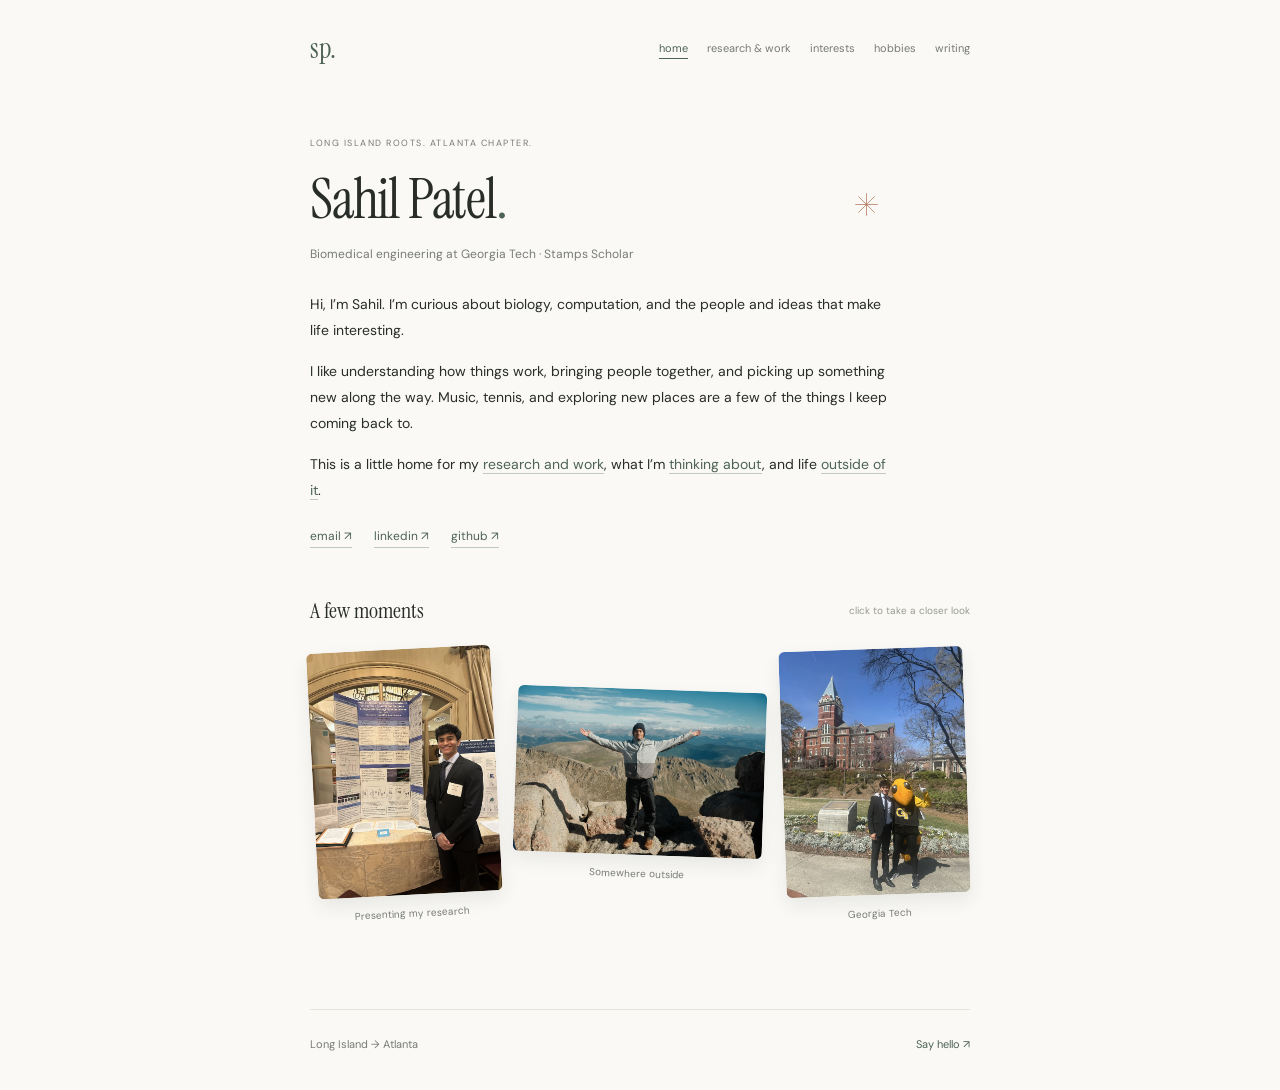
<file: index.html>
<!doctype html><html lang="en"><head><meta charset="utf-8"><meta name="viewport" content="width=device-width,initial-scale=1"><meta name="theme-color" content="#faf9f6"><meta name="description" content="Sahil Patel — biology, computation, and life beyond work."><title>Sahil Patel</title><link rel="stylesheet" href="style.css"><link rel="icon" href="data:image/svg+xml,%3Csvg xmlns='http://www.w3.org/2000/svg' viewBox='0 0 64 64'%3E%3Ctext x='10' y='48' font-size='48' fill='%234e6356' font-family='serif'%3Es%3C/text%3E%3C/svg%3E"></head><body class="home-page"><a class="skip" href="#main">Skip to content</a><header><a class="monogram" href="index.html" aria-label="Sahil Patel home">sp.</a><nav aria-label="Main navigation"><a href="index.html" aria-current="page">home</a><a href="work.html">research & work</a><a href="interests.html">interests</a><a href="hobbies.html">hobbies</a><a href="writing.html">writing</a></nav></header><main id="main"><section class="home-intro"><span class="location">LONG ISLAND ROOTS. ATLANTA CHAPTER.</span><div class="name-row"><h1>Sahil Patel<span>.</span></h1><button id="spark" aria-label="Spin the little star" title="A little spin"><svg viewBox="0 0 60 60" aria-hidden="true"><path d="M30 5v50M5 30h50M12 12l36 36M12 48l36-36"/></svg></button></div><p class="subtitle">Biomedical engineering at Georgia Tech · Stamps Scholar</p><p>Hi, I’m Sahil. I’m curious about biology, computation, and the people and ideas that make life interesting.</p><p>I like understanding how things work, bringing people together, and picking up something new along the way. Music, tennis, and exploring new places are a few of the things I keep coming back to.</p><p>This is a little home for my <a href="work.html">research and work</a>, what I’m <a href="interests.html">thinking about</a>, and life <a href="hobbies.html">outside of it</a>.</p><div class="links"><a href="mailto:sahilpatel@gatech.edu">email ↗</a><a href="https://www.linkedin.com/in/sahilpatel880" target="_blank" rel="noopener noreferrer">linkedin ↗</a><a href="https://github.com/sahilsworld" target="_blank" rel="noopener noreferrer">github ↗</a></div></section><section class="photo-strip" aria-label="A few moments"><div class="photo-heading"><span>A few moments</span><span class="photo-note">click to take a closer look</span></div><div class="personal-photos"><figure class="photo-card research"><a class="photo-open" href="research.jpg" data-caption="Presenting my research" aria-label="View photo: Presenting my research"><img src="research.jpg" alt="Sahil beside his microRNA research poster" width="1200" height="1600" loading="lazy"></a><figcaption>Presenting my research</figcaption></figure><figure class="photo-card mountains"><a class="photo-open" href="mountains.jpg" data-caption="Somewhere outside" aria-label="View photo: Somewhere outside"><img src="mountains.jpg" alt="Sahil standing on a rocky mountain summit" width="1800" height="1200" loading="lazy"></a><figcaption>Somewhere outside</figcaption></figure><figure class="photo-card georgia-tech"><a class="photo-open" href="georgia-tech.jpg" data-caption="Georgia Tech" aria-label="View photo: Georgia Tech"><img src="georgia-tech.jpg" alt="Sahil with Buzz in front of Tech Tower" width="1200" height="1600" loading="lazy"></a><figcaption>Georgia Tech</figcaption></figure></div></section></main><footer><span>Long Island → Atlanta</span><a href="mailto:sahilpatel@gatech.edu">Say hello ↗</a></footer><dialog class="photo-dialog" aria-label="Photo viewer"><button class="photo-close" aria-label="Close photo">×</button><img class="full-photo" alt=""><p class="photo-caption"></p></dialog><script src="app.js"></script></body></html>
</file>
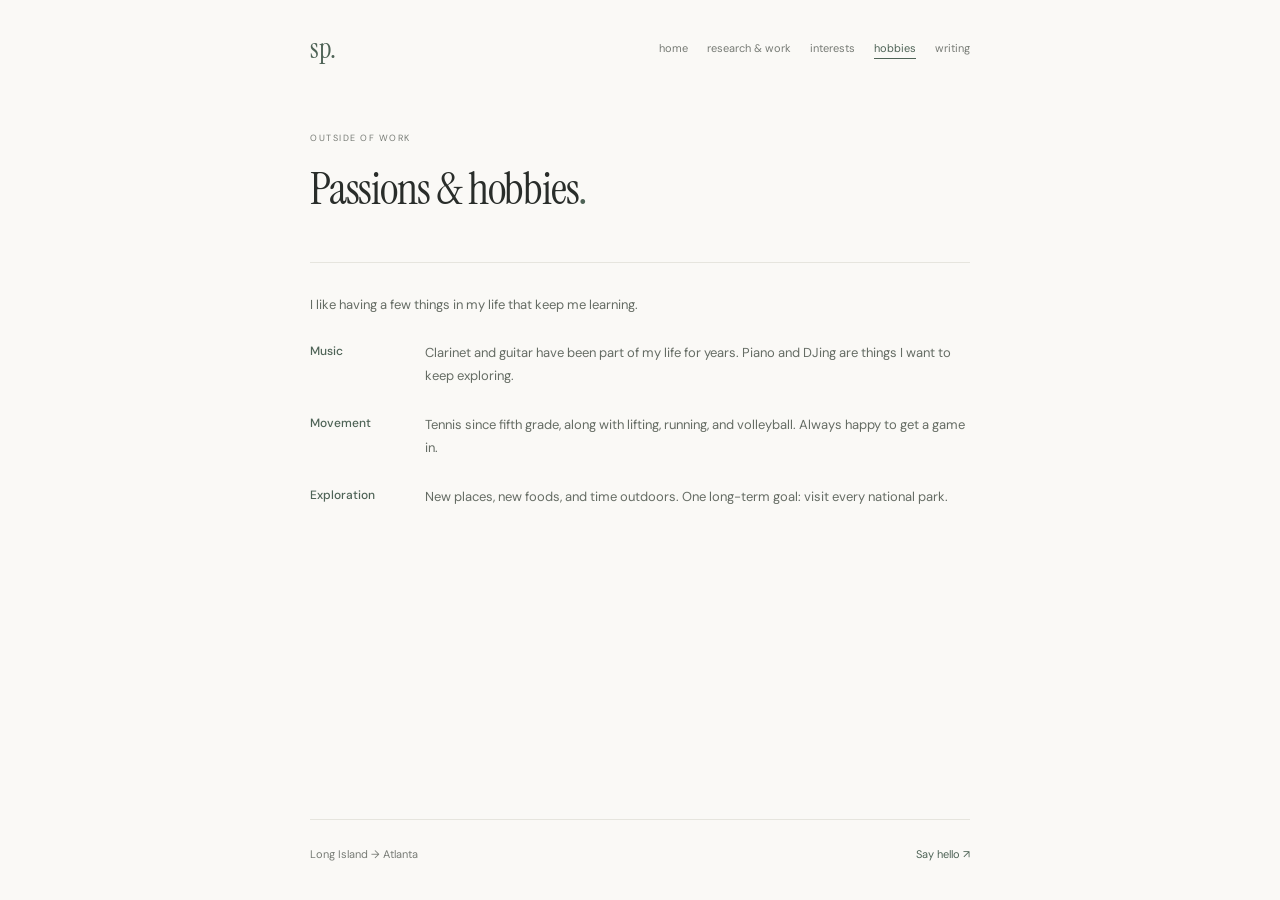
<file: hobbies.html>
<!doctype html><html lang="en"><head><meta charset="utf-8"><meta name="viewport" content="width=device-width,initial-scale=1"><meta name="theme-color" content="#faf9f6"><meta name="description" content="Sahil Patel — biology, computation, and life beyond work."><title>Hobbies — Sahil Patel</title><link rel="stylesheet" href="style.css"><link rel="icon" href="data:image/svg+xml,%3Csvg xmlns='http://www.w3.org/2000/svg' viewBox='0 0 64 64'%3E%3Ctext x='10' y='48' font-size='48' fill='%234e6356' font-family='serif'%3Es%3C/text%3E%3C/svg%3E"></head><body><a class="skip" href="#main">Skip to content</a><header><a class="monogram" href="index.html" aria-label="Sahil Patel home">sp.</a><nav aria-label="Main navigation"><a href="index.html">home</a><a href="work.html">research & work</a><a href="interests.html">interests</a><a href="hobbies.html" aria-current="page">hobbies</a><a href="writing.html">writing</a></nav></header><main id="main"><section class="page-heading"><p class="kicker">OUTSIDE OF WORK</p><h1>Passions & hobbies<span>.</span></h1></section><section class="hobby-list"><p>I like having a few things in my life that keep me learning.</p><div class="interest"><span class="interest-label">Music</span><p>Clarinet and guitar have been part of my life for years. Piano and DJing are things I want to keep exploring.</p></div><div class="interest"><span class="interest-label">Movement</span><p>Tennis since fifth grade, along with lifting, running, and volleyball. Always happy to get a game in.</p></div><div class="interest"><span class="interest-label">Exploration</span><p>New places, new foods, and time outdoors. One long-term goal: visit every national park.</p></div></section></main><footer><span>Long Island → Atlanta</span><a href="mailto:sahilpatel@gatech.edu">Say hello ↗</a></footer><script src="app.js"></script></body></html>
</file>
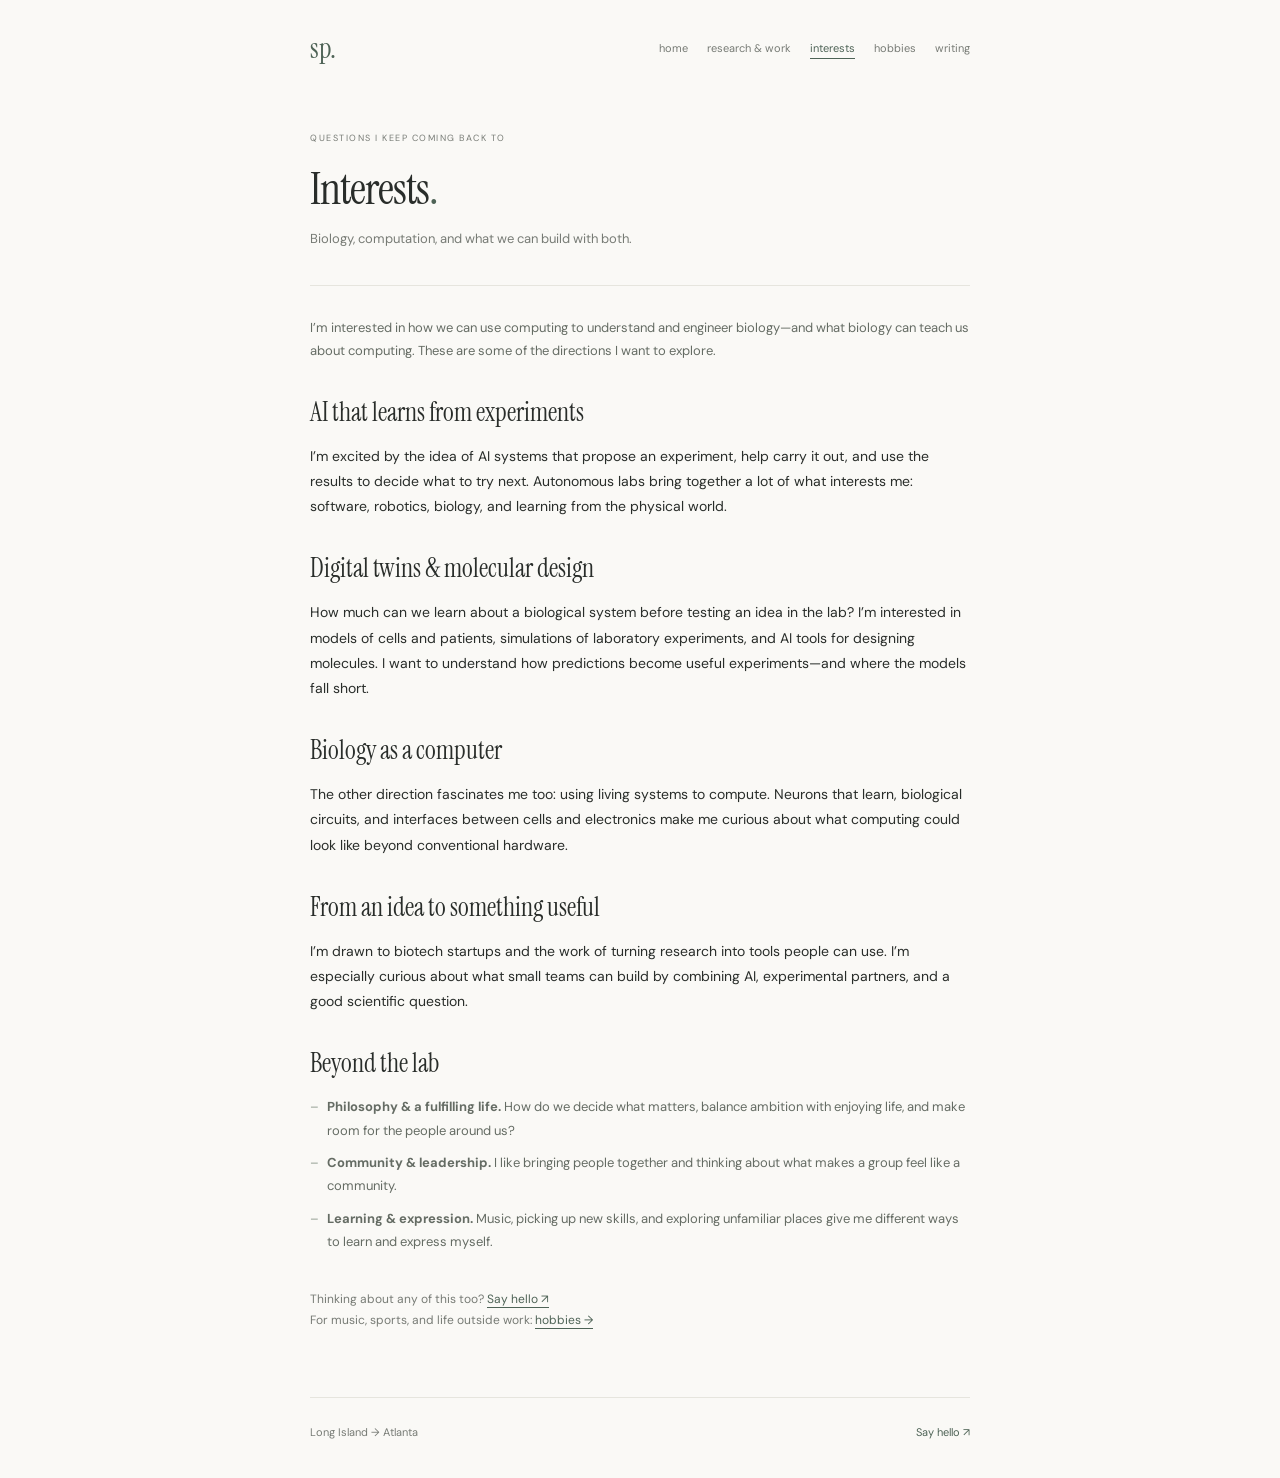
<file: interests.html>
<!doctype html><html lang="en"><head><meta charset="utf-8"><meta name="viewport" content="width=device-width,initial-scale=1"><meta name="theme-color" content="#faf9f6"><meta name="description" content="Sahil Patel — biology, computation, and life beyond work."><title>Interests — Sahil Patel</title><link rel="stylesheet" href="style.css"><link rel="icon" href="data:image/svg+xml,%3Csvg xmlns='http://www.w3.org/2000/svg' viewBox='0 0 64 64'%3E%3Ctext x='10' y='48' font-size='48' fill='%234e6356' font-family='serif'%3Es%3C/text%3E%3C/svg%3E"></head><body><a class="skip" href="#main">Skip to content</a><header><a class="monogram" href="index.html" aria-label="Sahil Patel home">sp.</a><nav aria-label="Main navigation"><a href="index.html">home</a><a href="work.html">research & work</a><a href="interests.html" aria-current="page">interests</a><a href="hobbies.html">hobbies</a><a href="writing.html">writing</a></nav></header><main id="main"><section class="page-heading"><p class="kicker">QUESTIONS I KEEP COMING BACK TO</p><h1>Interests<span>.</span></h1><p>Biology, computation, and what we can build with both.</p></section>
<p class="interest-intro">I’m interested in how we can use computing to understand and engineer biology—and what biology can teach us about computing. These are some of the directions I want to explore.</p>
<section class="interest-group"><h2>AI that learns from experiments</h2><p>I’m excited by the idea of AI systems that propose an experiment, help carry it out, and use the results to decide what to try next. Autonomous labs bring together a lot of what interests me: software, robotics, biology, and learning from the physical world.</p></section>
<section class="interest-group"><h2>Digital twins &amp; molecular design</h2><p>How much can we learn about a biological system before testing an idea in the lab? I’m interested in models of cells and patients, simulations of laboratory experiments, and AI tools for designing molecules. I want to understand how predictions become useful experiments—and where the models fall short.</p></section>
<section class="interest-group"><h2>Biology as a computer</h2><p>The other direction fascinates me too: using living systems to compute. Neurons that learn, biological circuits, and interfaces between cells and electronics make me curious about what computing could look like beyond conventional hardware.</p></section>
<section class="interest-group"><h2>From an idea to something useful</h2><p>I’m drawn to biotech startups and the work of turning research into tools people can use. I’m especially curious about what small teams can build by combining AI, experimental partners, and a good scientific question.</p></section>
<section class="interest-group"><h2>Beyond the lab</h2><ul>
<li><strong>Philosophy &amp; a fulfilling life.</strong> How do we decide what matters, balance ambition with enjoying life, and make room for the people around us?</li>
<li><strong>Community &amp; leadership.</strong> I like bringing people together and thinking about what makes a group feel like a community.</li>
<li><strong>Learning &amp; expression.</strong> Music, picking up new skills, and exploring unfamiliar places give me different ways to learn and express myself.</li>
</ul></section>
<p class="interest-footnote">Thinking about any of this too? <a href="mailto:sahilpatel@gatech.edu">Say hello ↗</a><br>For music, sports, and life outside work: <a href="hobbies.html">hobbies →</a></p></main><footer><span>Long Island → Atlanta</span><a href="mailto:sahilpatel@gatech.edu">Say hello ↗</a></footer><script src="app.js"></script></body></html>
</file>
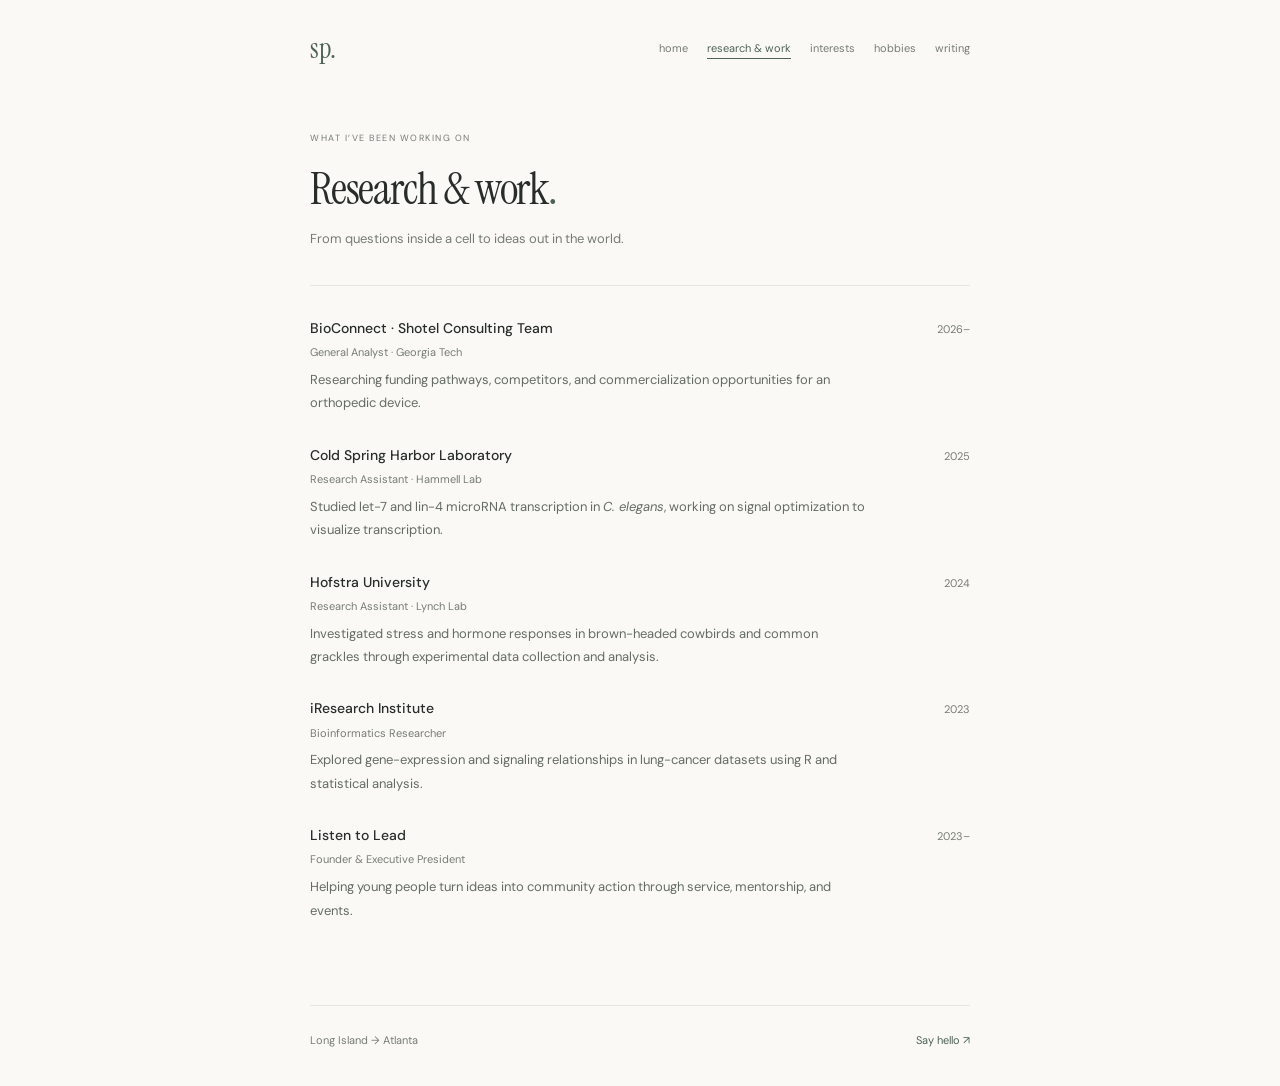
<file: work.html>
<!doctype html><html lang="en"><head><meta charset="utf-8"><meta name="viewport" content="width=device-width,initial-scale=1"><meta name="theme-color" content="#faf9f6"><meta name="description" content="Sahil Patel — biology, computation, and life beyond work."><title>Research & work — Sahil Patel</title><link rel="stylesheet" href="style.css"><link rel="icon" href="data:image/svg+xml,%3Csvg xmlns='http://www.w3.org/2000/svg' viewBox='0 0 64 64'%3E%3Ctext x='10' y='48' font-size='48' fill='%234e6356' font-family='serif'%3Es%3C/text%3E%3C/svg%3E"></head><body><a class="skip" href="#main">Skip to content</a><header><a class="monogram" href="index.html" aria-label="Sahil Patel home">sp.</a><nav aria-label="Main navigation"><a href="index.html">home</a><a href="work.html" aria-current="page">research & work</a><a href="interests.html">interests</a><a href="hobbies.html">hobbies</a><a href="writing.html">writing</a></nav></header><main id="main"><section class="page-heading"><p class="kicker">WHAT I’VE BEEN WORKING ON</p><h1>Research & work<span>.</span></h1><p>From questions inside a cell to ideas out in the world.</p></section><div class="entries">
<article><div class="entry-heading"><h3>BioConnect · Shotel Consulting Team</h3><span class="date">2026–</span></div><p class="role">General Analyst · Georgia Tech</p><p>Researching funding pathways, competitors, and commercialization opportunities for an orthopedic device.</p></article>
<article><div class="entry-heading"><h3>Cold Spring Harbor Laboratory</h3><span class="date">2025</span></div><p class="role">Research Assistant · Hammell Lab</p><p>Studied let-7 and lin-4 microRNA transcription in <em>C. elegans</em>, working on signal optimization to visualize transcription.</p></article>
<article><div class="entry-heading"><h3>Hofstra University</h3><span class="date">2024</span></div><p class="role">Research Assistant · Lynch Lab</p><p>Investigated stress and hormone responses in brown-headed cowbirds and common grackles through experimental data collection and analysis.</p></article>
<article><div class="entry-heading"><h3>iResearch Institute</h3><span class="date">2023</span></div><p class="role">Bioinformatics Researcher</p><p>Explored gene-expression and signaling relationships in lung-cancer datasets using R and statistical analysis.</p></article>
<article><div class="entry-heading"><h3>Listen to Lead</h3><span class="date">2023–</span></div><p class="role">Founder & Executive President</p><p>Helping young people turn ideas into community action through service, mentorship, and events.</p></article>
</div></main><footer><span>Long Island → Atlanta</span><a href="mailto:sahilpatel@gatech.edu">Say hello ↗</a></footer><script src="app.js"></script></body></html>
</file>
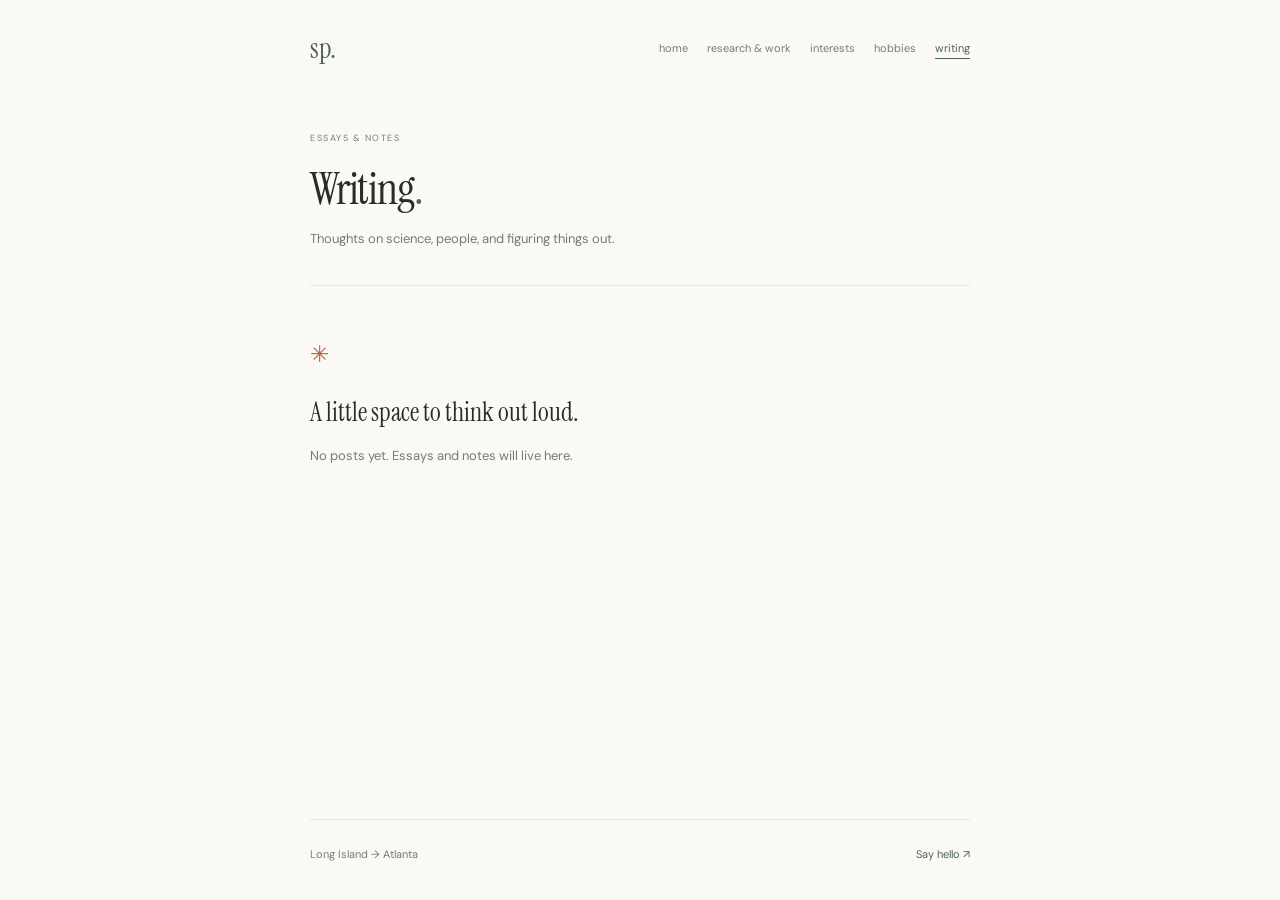
<file: writing.html>
<!doctype html><html lang="en"><head><meta charset="utf-8"><meta name="viewport" content="width=device-width,initial-scale=1"><meta name="theme-color" content="#faf9f6"><meta name="description" content="Sahil Patel — biology, computation, and life beyond work."><title>Writing — Sahil Patel</title><link rel="stylesheet" href="style.css"><link rel="icon" href="data:image/svg+xml,%3Csvg xmlns='http://www.w3.org/2000/svg' viewBox='0 0 64 64'%3E%3Ctext x='10' y='48' font-size='48' fill='%234e6356' font-family='serif'%3Es%3C/text%3E%3C/svg%3E"></head><body><a class="skip" href="#main">Skip to content</a><header><a class="monogram" href="index.html" aria-label="Sahil Patel home">sp.</a><nav aria-label="Main navigation"><a href="index.html">home</a><a href="work.html">research & work</a><a href="interests.html">interests</a><a href="hobbies.html">hobbies</a><a href="writing.html" aria-current="page">writing</a></nav></header><main id="main"><section class="page-heading"><p class="kicker">ESSAYS & NOTES</p><h1>Writing<span>.</span></h1><p>Thoughts on science, people, and figuring things out.</p></section><div class="blog-empty"><span class="ink-mark" aria-hidden="true">✳</span><h2>A little space to think out loud.</h2><p>No posts yet. Essays and notes will live here.</p></div></main><footer><span>Long Island → Atlanta</span><a href="mailto:sahilpatel@gatech.edu">Say hello ↗</a></footer><script src="app.js"></script></body></html>
</file>
<file: style.css>
@import url('https://fonts.googleapis.com/css2?family=DM+Sans:wght@400;500;600&family=Instrument+Serif:ital@0;1&display=swap');
:root{--bg:#faf9f6;--ink:#292d2a;--muted:#777b75;--green:#4e6356;--line:#e6e5de}*{box-sizing:border-box}body{margin:0;background:var(--bg);color:var(--ink);font:14px/1.8 'DM Sans',sans-serif;min-height:100vh;display:flex;flex-direction:column}header,main,footer{width:calc(100% - 60px);max-width:660px;margin-left:auto;margin-right:auto}main{flex:1}a{color:inherit;text-decoration:none}a:hover{color:var(--green)}a:focus-visible,button:focus-visible{outline:2px solid var(--green);outline-offset:5px}.skip{position:absolute;top:-100px;left:15px;background:var(--bg);padding:10px}.skip:focus{top:10px;z-index:10}header{display:flex;justify-content:space-between;align-items:center;padding:30px 0 0;gap:25px}.monogram{font:28px 'Instrument Serif',Georgia,serif;color:var(--green)}nav{display:flex;gap:19px;font-size:11px;color:var(--muted);flex-wrap:wrap}nav a[aria-current]{color:var(--green);text-decoration:underline;text-underline-offset:6px}nav a:hover{text-decoration:underline;text-underline-offset:6px}.home-intro{padding-top:68px;max-width:580px}.location,.kicker{font-size:9px;letter-spacing:1.5px;color:var(--muted)}.location{display:block;margin-bottom:18px}.name-row{display:flex;justify-content:space-between;align-items:center}h1{font:56px/1.1 'Instrument Serif',Georgia,serif;letter-spacing:-1.2px;margin:0 0 13px}h1 span{color:var(--green)}.subtitle{font-size:12px;color:var(--muted);margin:0 0 27px}.home-intro p:not(.subtitle){margin:15px 0;line-height:1.85}.home-intro p a{color:var(--green);text-decoration:underline;text-decoration-color:#c2c9c2;text-underline-offset:4px}.links{display:flex;gap:22px;font-size:12px;margin-top:22px;color:var(--green)}.links a{border-bottom:1px solid #bfc7bf}#spark{border:0;background:none;padding:10px;cursor:pointer;margin-left:15px}#spark svg{width:27px;height:27px;stroke:#ac6849;stroke-width:1.5;transition:transform .8s cubic-bezier(.2,.8,.2,1)}#spark:hover svg{transform:rotate(45deg)}.photo-strip{margin:48px 0 50px}.photo-heading{display:flex;align-items:center;justify-content:space-between;margin-bottom:18px;font:22px 'Instrument Serif',Georgia,serif}.photo-note{font:10px 'DM Sans',sans-serif;color:#979b92}.photo-grid{display:grid;grid-template-columns:repeat(3,1fr);gap:20px;padding:5px}.photo-slot{height:145px;background:#f0eee8;border:1px solid #e5e2d9;border-radius:6px;display:grid;place-items:center;position:relative;transform:rotate(-3deg);box-shadow:0 7px 15px #25292006}.photo-slot:nth-child(2){transform:rotate(2deg);background:#edf0eb}.photo-slot:nth-child(3){transform:rotate(-1deg);background:#eeeded}.photo-slot>span{position:absolute;bottom:10px;left:12px;font-size:9px;color:#a9ada4}.photo-slot svg{width:30px;fill:none;stroke:#c3c8bc;stroke-width:1.2}.page-heading{padding:63px 0 35px;border-bottom:1px solid var(--line);margin-bottom:30px}.page-heading h1{font-size:45px}.page-heading p:not(.kicker){font-size:13px;color:var(--muted);margin-bottom:0}.kicker{margin:0 0 18px}.entries article{margin:0 0 28px}.entry-heading{display:flex;justify-content:space-between;gap:20px;align-items:baseline}h3{font-size:14px;font-weight:500;margin:0}.date{font-size:11px;color:var(--muted);white-space:nowrap}.role{font-size:11px;color:var(--muted);margin:2px 0 5px!important}article p{font-size:13px;color:#656c64;margin:0;line-height:1.8;max-width:560px}.entries{padding-bottom:25px}.interest{display:grid;grid-template-columns:100px 1fr;gap:15px;margin:25px 0}.interest-label{font-size:12px;font-weight:500;color:var(--green)}.interest p{font-size:13px;color:#656c64;margin:0}.hobby-list>p{font-size:13px;color:#656c64}.hobby-list{padding-bottom:30px}.empty{font-size:13px;font-style:italic;color:#94988f;margin-top:23px}.topics article{display:flex;gap:22px;margin-bottom:30px}.topic-number{font-size:10px;color:#979b92;padding-top:5px}.topics h2{font:23px 'Instrument Serif',Georgia,serif;font-weight:400;margin:0 0 8px}.topics{padding-bottom:20px}footer{border-top:1px solid var(--line);padding:25px 0 35px;display:flex;justify-content:space-between;font-size:11px;color:var(--muted);margin-top:30px}footer a{color:var(--green)}@media(max-width:550px){header,main,footer{width:calc(100% - 44px)}header{align-items:flex-start;padding-top:22px;gap:15px}nav{gap:10px 15px;justify-content:flex-end;max-width:280px;font-size:10px}.home-intro{padding-top:45px}h1{font-size:48px}.subtitle{font-size:11px}.home-intro p:not(.subtitle){font-size:13px}.photo-grid{gap:12px}.photo-slot{height:105px}.photo-note{font-size:9px}.photo-heading{font-size:20px}.page-heading{padding-top:48px}.page-heading h1{font-size:39px}.entry-heading{gap:12px}h3{font-size:13px}.interest{grid-template-columns:80px 1fr;gap:10px}.location{font-size:8px;letter-spacing:1px}}@media(prefers-reduced-motion:reduce){#spark svg{transition:none}}
/* Quiet lists and a readable, long-form journal. */
.interest-intro{font-size:13px;color:#656c64;margin:0 0 32px}.interest-intro a,.interest-footnote a{color:var(--green);text-decoration:underline;text-underline-offset:4px}.interest-group{margin:0 0 32px}.interest-group h2,.blog-empty h2{font:26px 'Instrument Serif',Georgia,serif;font-weight:400;margin:0 0 15px}.interest-group ul{list-style:none;padding:0;margin:0}.interest-group li{font-size:13px;color:#656c64;margin:9px 0;padding-left:17px;position:relative}.interest-group li:before{content:'–';position:absolute;left:0;color:#8d9a8e}.interest-footnote{font-size:12px;color:var(--muted);margin:35px 0}.post-preview{padding:0 0 30px;margin:0 0 30px;border-bottom:1px solid var(--line)}.post-preview h2{font:30px/1.15 'Instrument Serif',Georgia,serif;margin:0 0 9px}.post-preview h2 a:hover{color:var(--green)}.post-meta{font-size:10px!important;color:var(--muted)!important;margin:0 0 12px!important;letter-spacing:.2px}.read-more{display:inline-block;font-size:11px;color:var(--green);margin-top:12px}.blog-empty{padding:18px 0 65px}.ink-mark{display:block;font-size:23px;color:#ac6849;margin-bottom:20px}.blog-empty p{color:var(--muted);font-size:13px}.back-link{display:inline-block;font-size:11px;color:var(--green);margin:45px 0 30px}.essay-header{display:block;width:100%;max-width:none;margin:0 0 32px;padding:0 0 25px;border-bottom:1px solid var(--line)}.essay-header h1{font-size:46px;line-height:1.12;max-width:620px;margin-bottom:18px}.deck{font-size:14px;color:var(--muted);margin:16px 0 0}.prose p,.prose li{font-size:15px;line-height:1.95;color:#454d45;max-width:none;margin-bottom:20px}.prose h2{font:29px 'Instrument Serif',Georgia,serif;margin:38px 0 18px}.prose blockquote{margin:30px 0;padding:4px 0 4px 23px;border-left:2px solid #9ba99b}.prose blockquote p{font:italic 23px/1.55 'Instrument Serif',Georgia,serif;margin:0 0 9px}.prose cite{font-size:11px;color:var(--muted);font-style:normal}.signature{font:italic 25px 'Instrument Serif',Georgia,serif;margin-top:35px;color:var(--green)}.end-link{margin-top:15px;margin-bottom:25px}@media(max-width:550px){.essay-header h1{font-size:37px}.prose p,.prose li{font-size:14px}.post-preview h2{font-size:27px}}
.personal-photos{display:grid;grid-template-columns:1fr 1.35fr 1fr;gap:18px;align-items:center;padding:6px 3px}.photo-card{margin:0;transform:rotate(-3deg);transition:transform .25s}.photo-card.mountains{transform:rotate(2deg)}.photo-card.georgia-tech{transform:rotate(-2deg)}.photo-card:hover{transform:rotate(0) translateY(-4px)}.photo-open{display:block;border-radius:6px;overflow:hidden;box-shadow:0 8px 18px #25292016;cursor:zoom-in}.photo-open img{display:block;width:100%;height:auto;aspect-ratio:3/4;object-fit:cover}.mountains .photo-open img{aspect-ratio:3/2}.photo-card figcaption{font-size:10px;color:var(--muted);margin-top:10px;text-align:center}.photo-dialog{border:0;background:var(--bg);padding:12px;border-radius:8px;max-width:95vw;max-height:95vh;overflow:auto}.photo-dialog::backdrop{background:#101812de;backdrop-filter:blur(5px)}.full-photo{display:block;max-width:85vw;max-height:80vh;width:auto;height:auto;object-fit:contain;border-radius:4px}.photo-close{position:absolute;right:18px;top:18px;border:0;background:#faf9f6ed;border-radius:50%;width:34px;height:34px;font-size:25px;line-height:1;color:#292d2a;cursor:pointer}.photo-caption{text-align:center;font-size:12px;color:var(--muted);margin:10px 0 2px}@media(max-width:550px){.personal-photos{gap:10px;grid-template-columns:1fr 1.15fr 1fr}.photo-card figcaption{font-size:8px}.photo-note{font-size:8px}.photo-dialog{padding:8px}.full-photo{max-width:88vw}.photo-close{right:12px;top:12px}}@media(prefers-reduced-motion:reduce){.photo-card{transition:none}}
</file>
